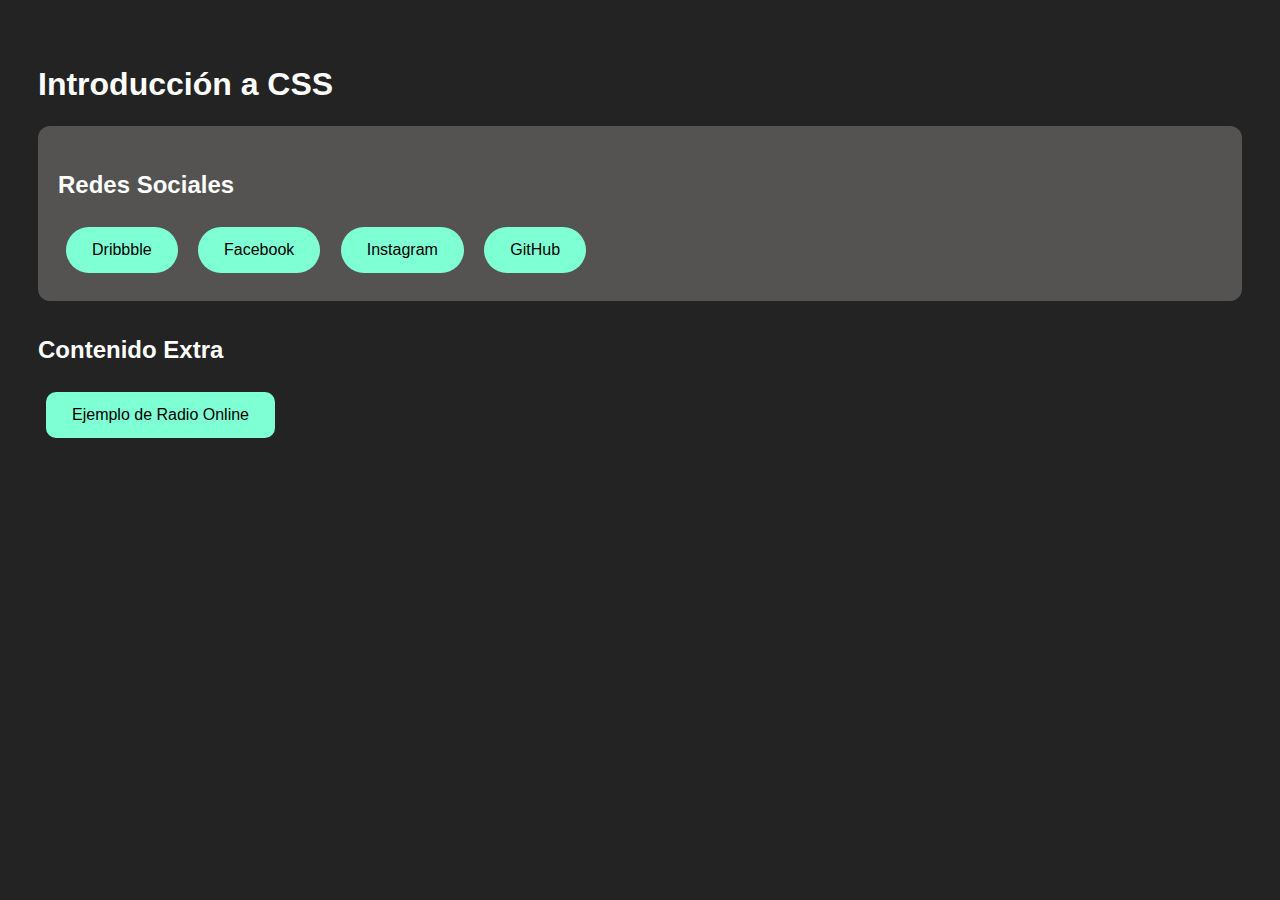
<file: 01-intro-css/index.html>
<!DOCTYPE html>
<html lang="en">
<head>
  <meta charset="UTF-8">
  <meta name="viewport" content="width=device-width, initial-scale=1.0">
  <title>01 - Introducción a CSS</title>
  <link rel="stylesheet" href="./style.css">
  <link rel="icon" href="./assets/buscar.png">
</head>

<body>
  <header>
    <h1>Introducción a CSS</h1>
  </header>

  <main>
    <section id="social-icons">
      <h2>Redes Sociales</h2>
      <button class="btn">Dribbble</button>
      <button class="btn">Facebook</button>
      <button class="btn">Instagram</button>
      <button class="btn">GitHub</button>
    </section>

    <section id="extra">
      <h2>Contenido Extra</h2>
      <button class="btn">Ejemplo de Radio Online</button>
    </section>
  </main>
</body>
</html>
</file>
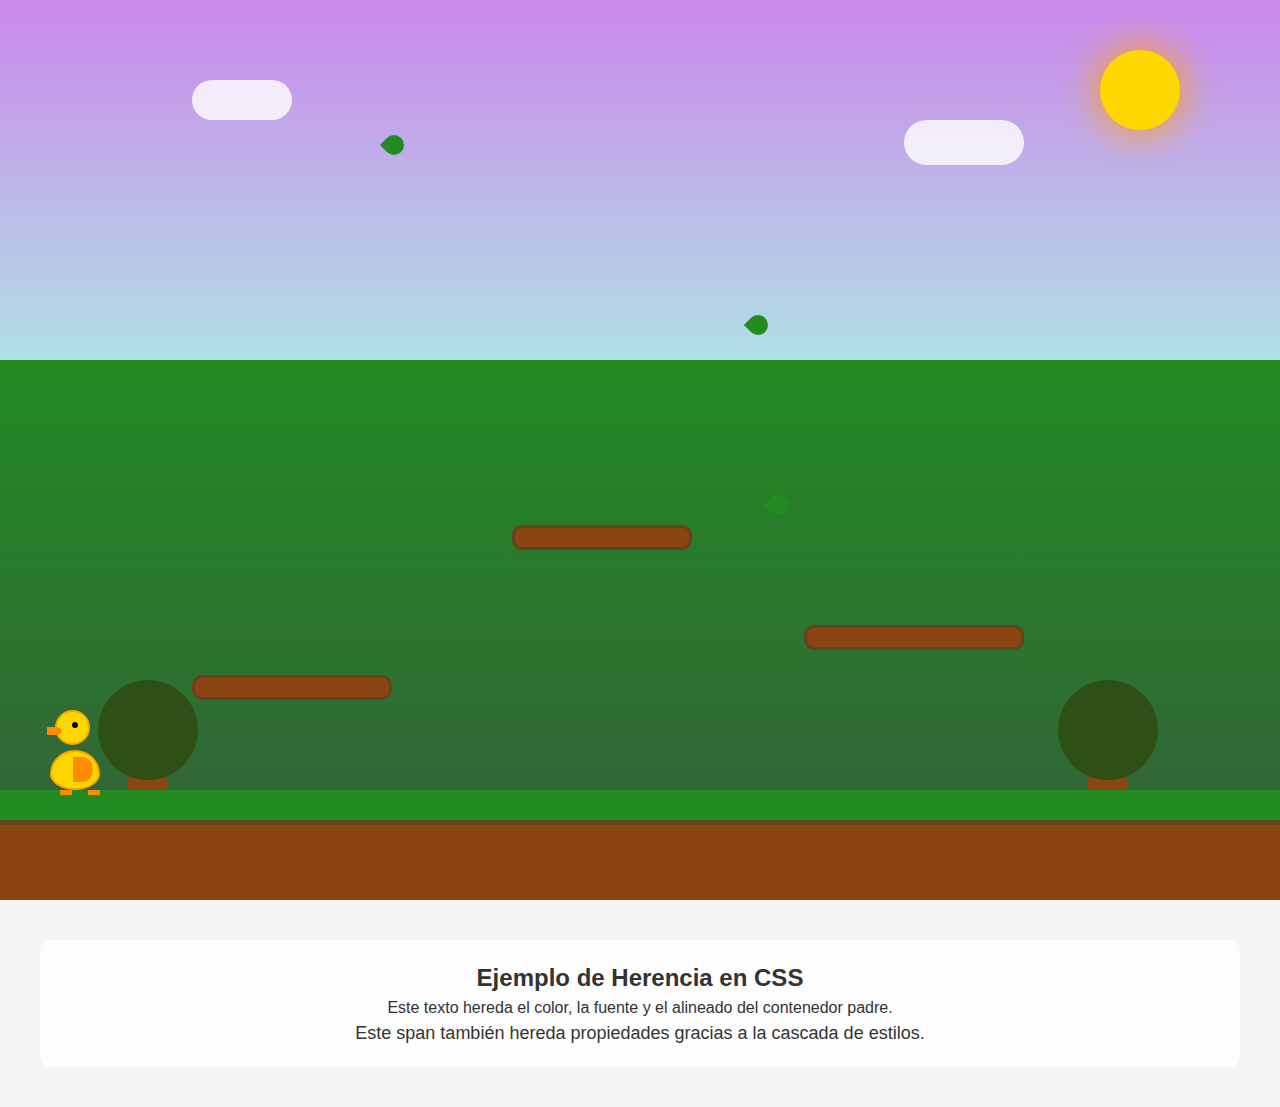
<file: 03-herencia-css/index.html>
<!DOCTYPE html>
<html lang="en">
<head>
    <meta charset="UTF-8">
    <meta name="viewport" content="width=device-width, initial-scale=1.0">
    <title>Escenario Animado</title>
    <link rel="stylesheet" href="style.css">
</head>
<body>

<div class="escenario">
    <div class="cielo">
        <div class="sol"></div>
        <div class="nube nube1"></div>
        <div class="nube nube2"></div>
    </div>

    <div class="bosque-fondo">
        <div class="arbol arbol1">
            <div class="tronco"></div>
            <div class="copa"></div>
        </div>
        <div class="arbol arbol2">
            <div class="tronco"></div>
            <div class="copa"></div>
        </div>
    </div>

    <div class="hoja hoja1"></div>
    <div class="hoja hoja2"></div>
    <div class="hoja hoja3"></div>

    <div class="plataforma plataforma1"></div>
    <div class="plataforma plataforma2"></div>
    <div class="plataforma plataforma3"></div>

    <div class="pasto"></div>
    <div class="suelo"></div>

    <div class="pato">
        <div class="cabeza-pato">
            <div class="pico-pato"></div>
            <div class="ojo-pato"></div>
        </div>
        <div class="cuerpo-pato">
            <div class="ala-pato"></div>
        </div>
        <div class="pata-pato pata-izquierda"></div>
        <div class="pata-pato pata-derecha"></div>
    </div>
</div>

<!-- Sección de HERENCIA CSS -->
<section class="herencia">
    <h2>Ejemplo de Herencia en CSS</h2>
    <p>Este texto hereda el color, la fuente y el alineado del contenedor padre.</p>
    <span>Este span también hereda propiedades gracias a la cascada de estilos.</span>
</section>

</body>
</html>
</file>
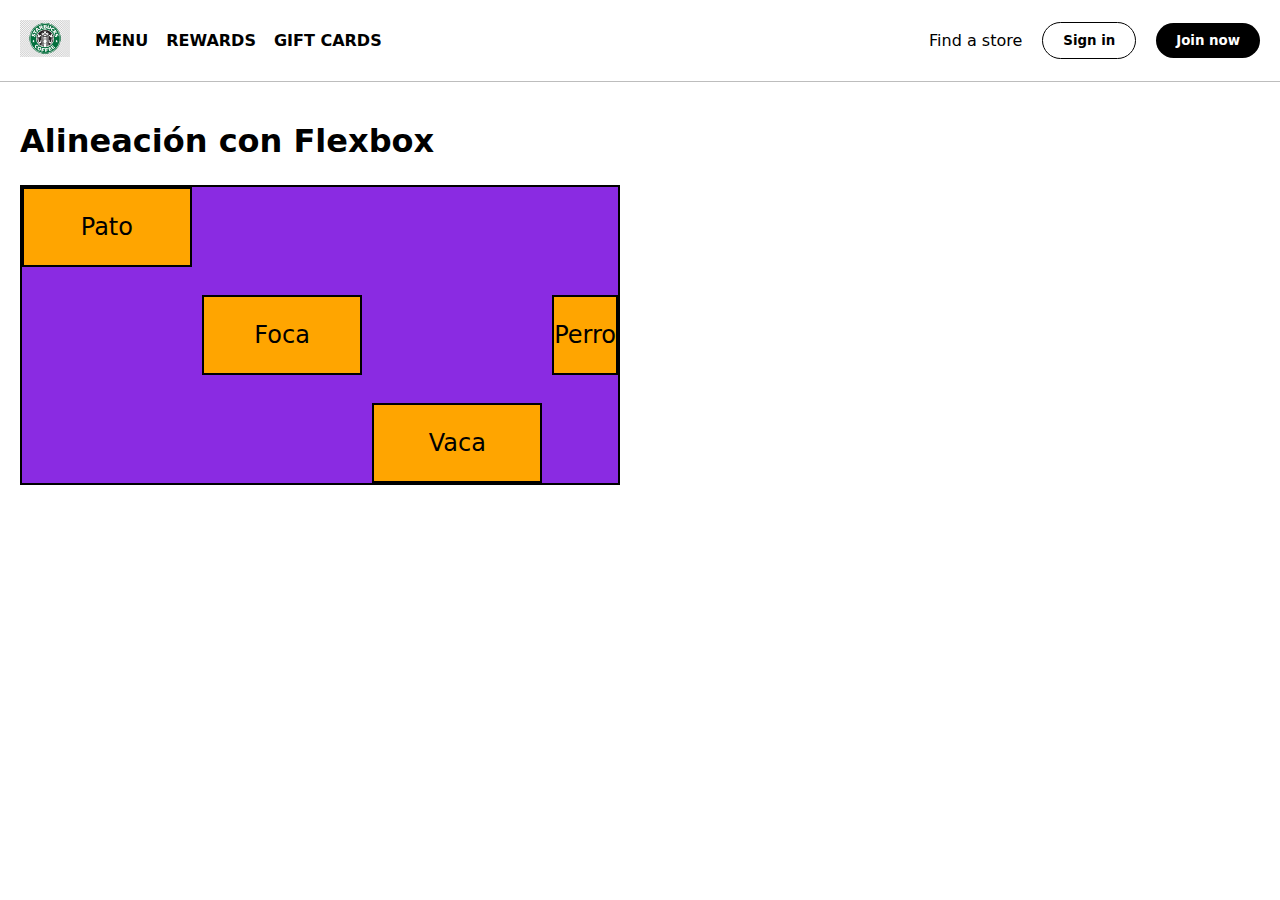
<file: 05-alineacion-con-flexbox/index.html>
<!DOCTYPE html>
<html lang="es">
<head>
  <meta charset="UTF-8">
  <meta name="viewport" content="width=device-width, initial-scale=1.0">
  <title>Clon de pagina de Starbucks | Flexbox Alineación</title>
  <link rel="stylesheet" href="style.css">
</head>

<body>

  <header class="main-header">
    <div class="container">

      <div class="header-left">
        <div class="logo">
          <img src="assets/logo.jpg">
        </div>

        <nav>
          <a href="#">Menu</a>
          <a href="#">Rewards</a>
          <a href="#">Gift Cards</a>
        </nav>
      </div>

      <div class="header-right">
        <div class="location">
          <a href="#">Find a store</a>
        </div>
        <button class="btn-iniciar">Sign in</button>
        <button class="btn-registro">Join now</button>
      </div>

    </div>
  </header>

  <main class="layout">

    <!-- Práctica Alineación con Flexbox -->
    <section>
      <h1 class="section-title">Alineación con Flexbox</h1>

      <div class="contenedor-flexible">
        <div class="boxy pato">Pato</div>
        <div class="boxy foca">Foca</div>
        <div class="boxy vaca">Vaca</div>
        <div class="boxy perro">Perro</div>
      </div>
    </section>

  </main>

</body>
</html>
</file>
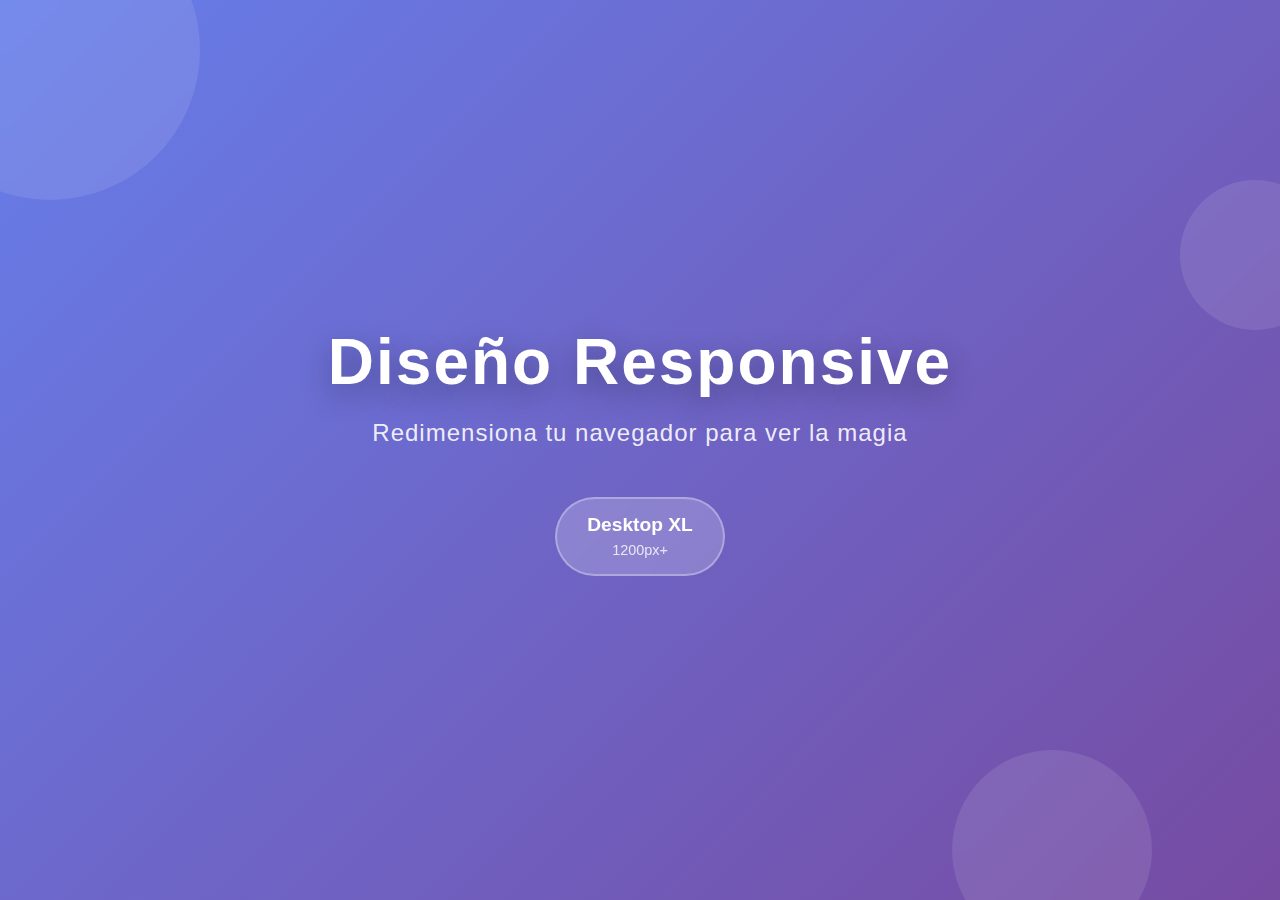
<file: 07-diseño-responsivo/index.html>
<!DOCTYPE html>
<html lang="es">
  <head>
    <meta charset="UTF-8" />
    <meta name="viewport" content="width=device-width, initial-scale=1.0" />
    <title>Responsive Design Showcase</title>
    <link rel="stylesheet" href="style.css" />
  </head>
  <body>
    <div class="box">
      <div class="content">
        <h1>Diseño Responsive</h1>
        <p class="subtitle">Redimensiona tu navegador para ver la magia</p>
        <div class="indicator">
          <span class="breakpoint">Desktop XL</span>
          <span class="resolution">1200px+</span>
        </div>
      </div>
      <div class="decoration-circle circle-1"></div>
      <div class="decoration-circle circle-2"></div>
      <div class="decoration-circle circle-3"></div>
    </div>
  </body>
</html>
</file>
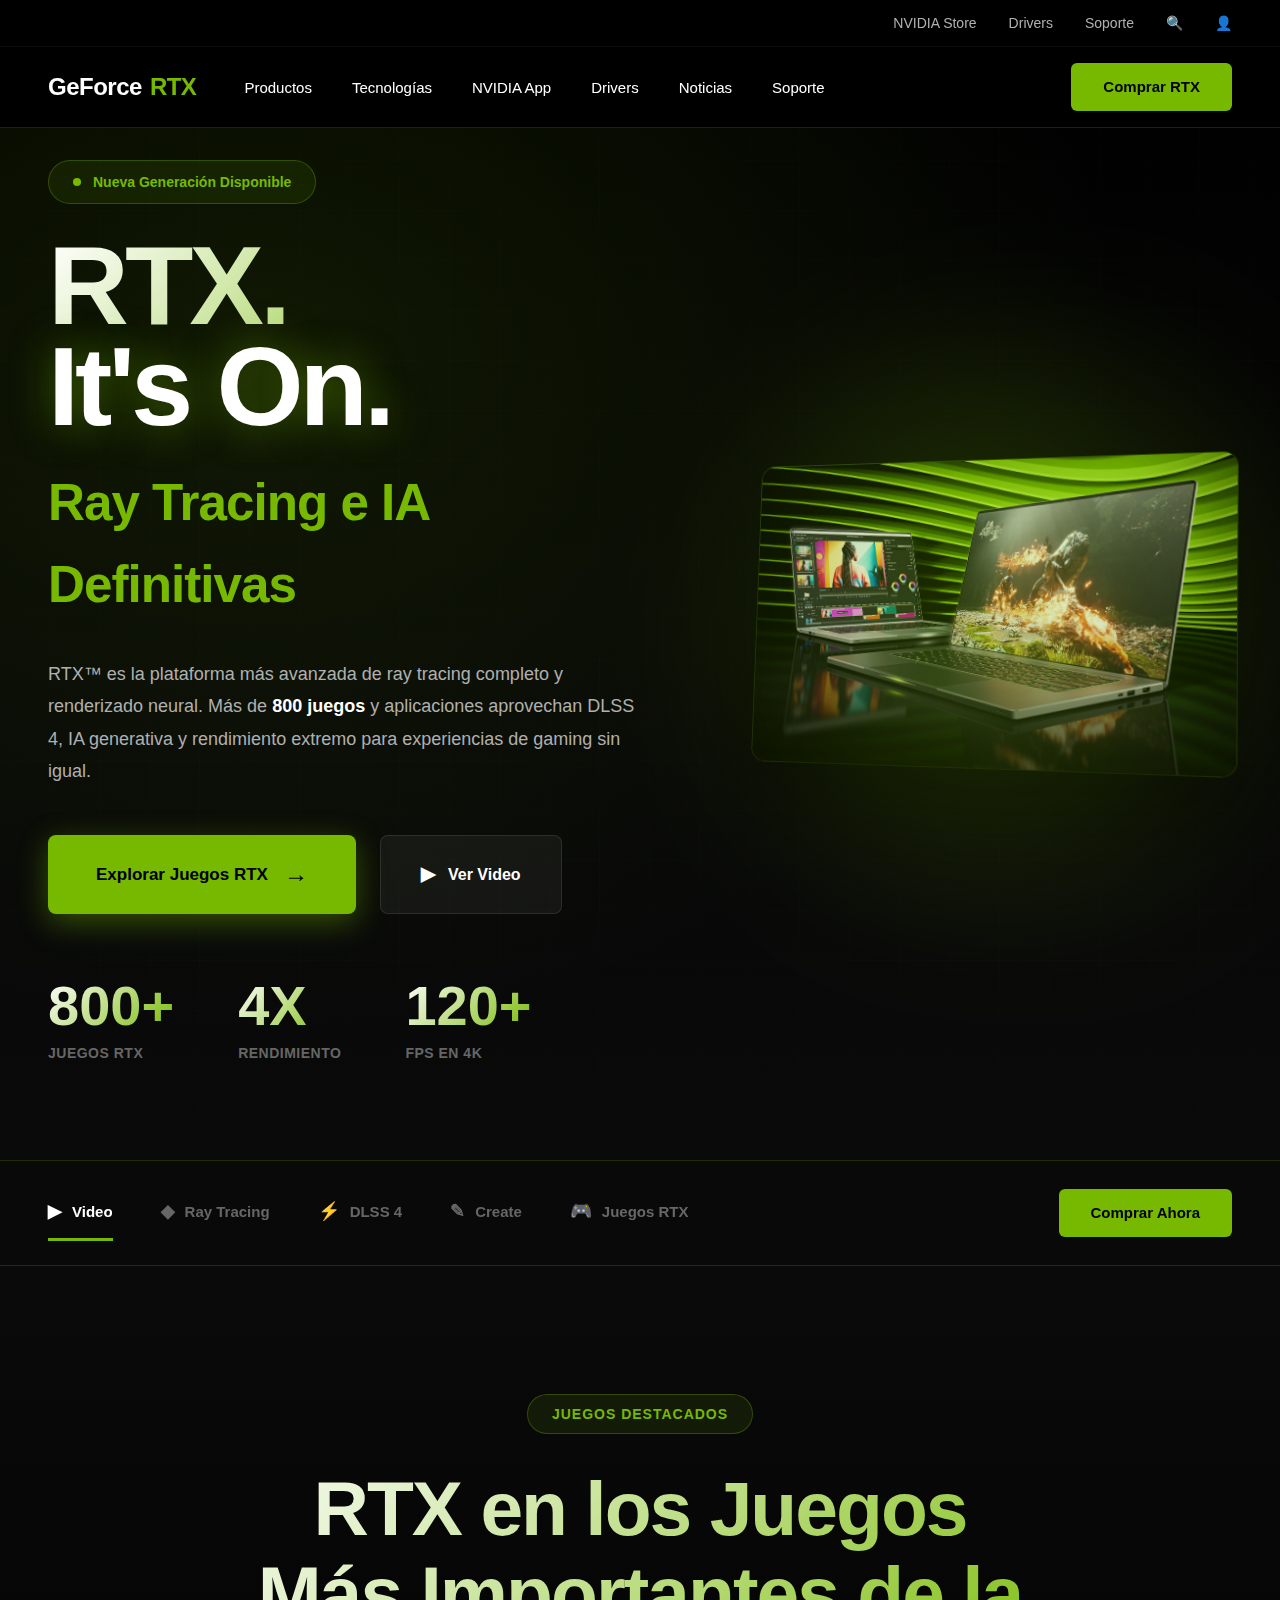
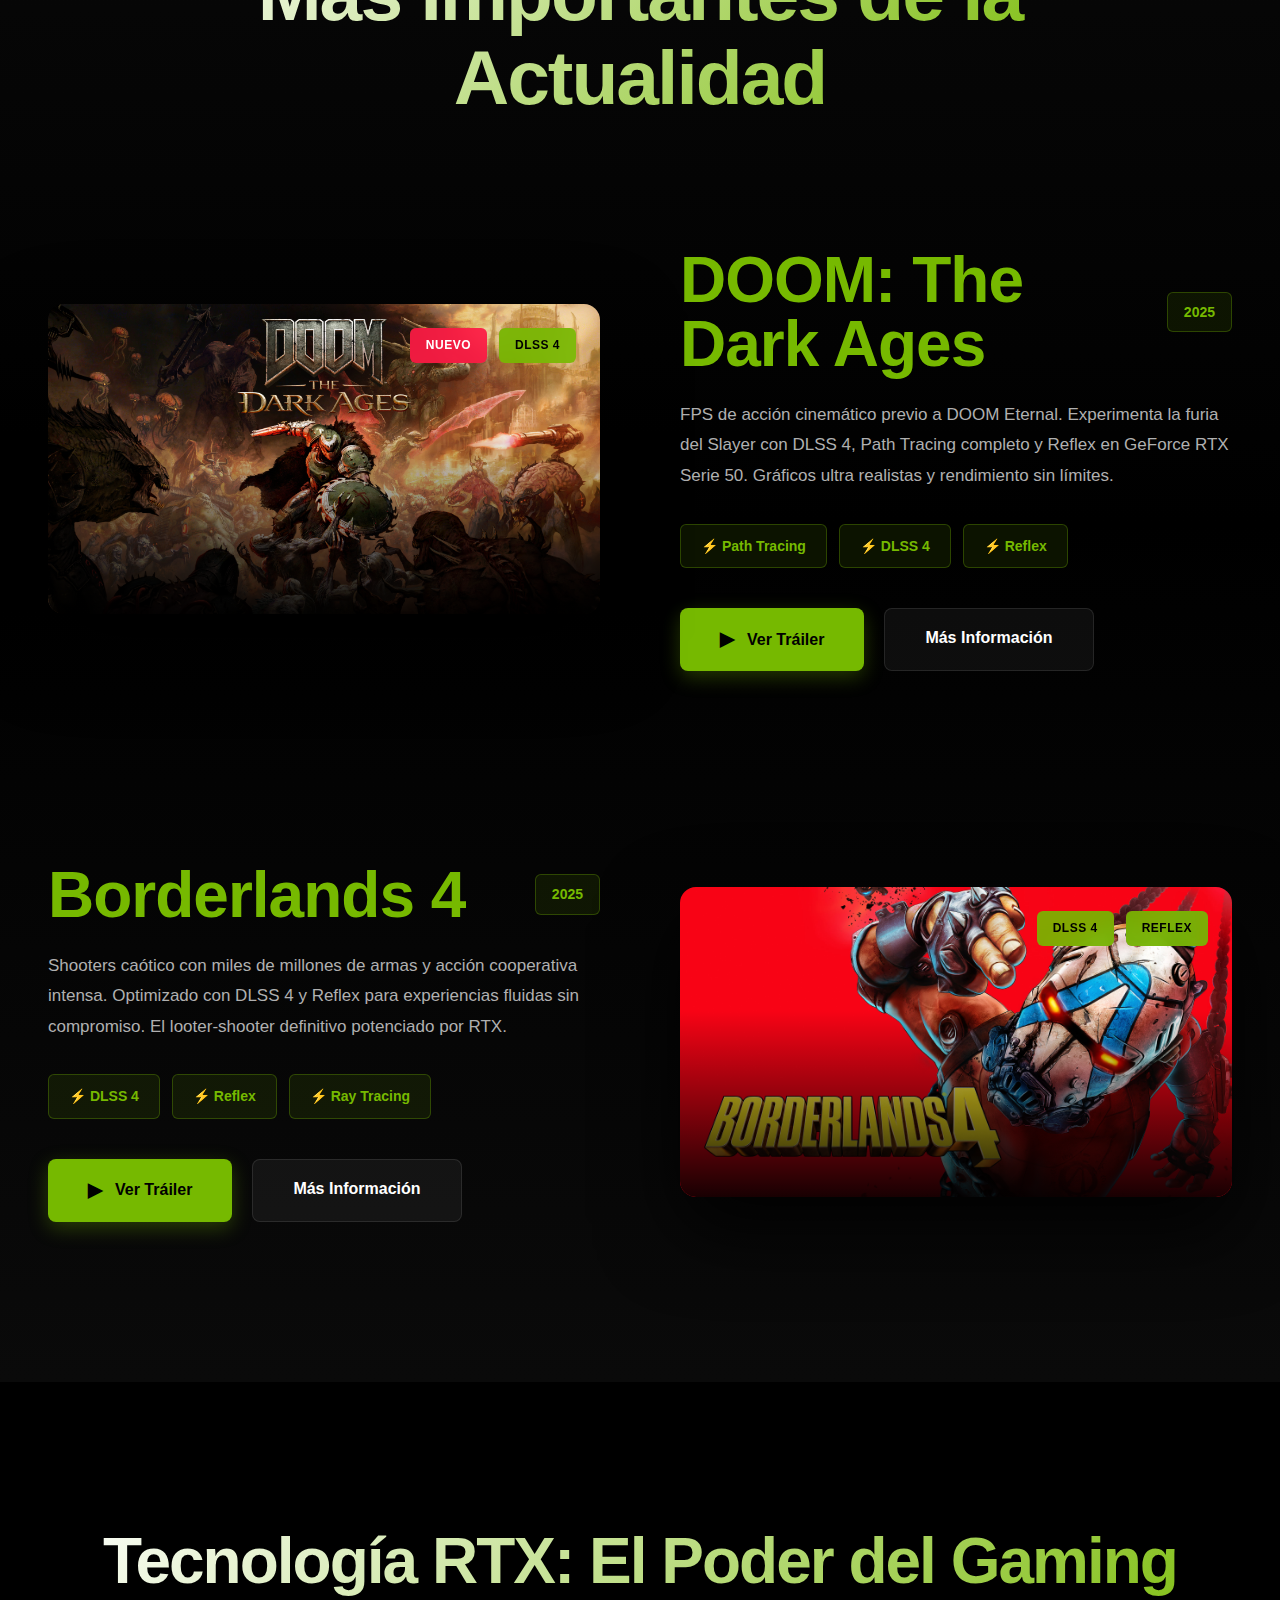
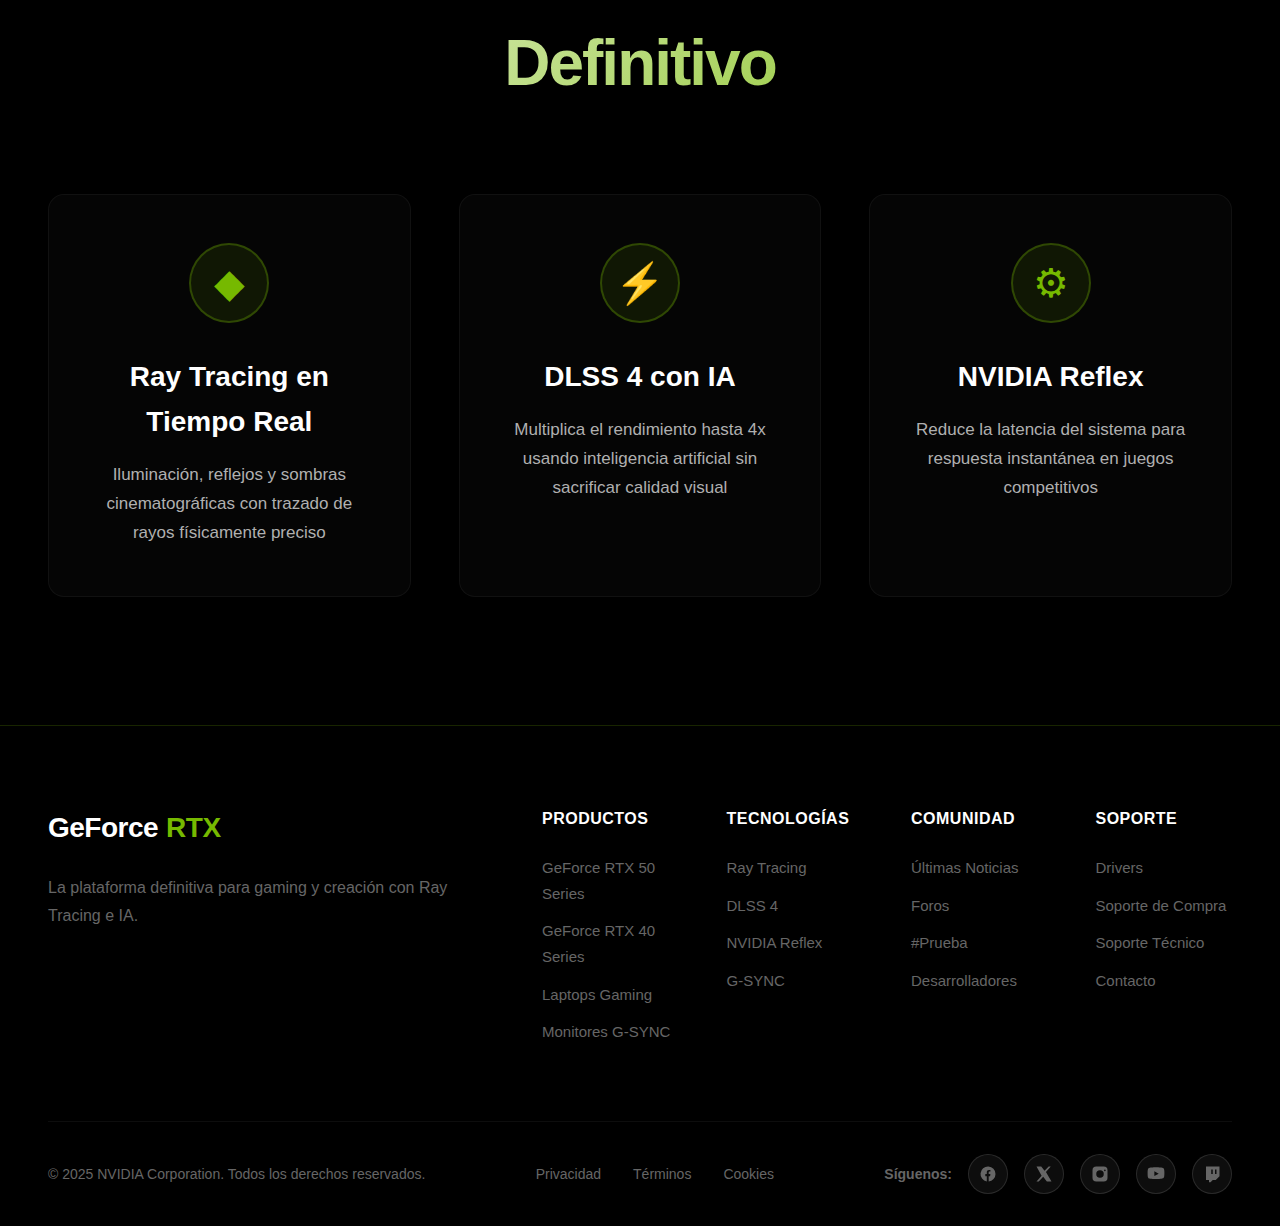
<file: 08-proyecto-final/index.html>
<!DOCTYPE html>
<html lang="es">
  <head>
    <meta charset="UTF-8" />
    <meta name="viewport" content="width=device-width, initial-scale=1.0" />
    <title>GeForce RTX | Domina el Gaming con Ray Tracing e IA</title>
    <meta
      name="description"
      content="GeForce RTX: La plataforma definitiva para gamers. Ray Tracing, DLSS 4 e IA avanzada."
    />
    <link rel="icon" href="assets/logo nvidia.png">
    <link rel="stylesheet" href="styles.css" />
  </head>
  <body>
    <!-- Header -->
    <header class="header">
      <div class="header-top">
        <nav class="top-nav">
          <a href="#">NVIDIA Store</a>
          <a href="#">Drivers</a>
          <a href="#">Soporte</a>
          <a href="#" class="search-icon">🔍</a>
          <a href="#" class="user-icon">👤</a>
        </nav>
      </div>

      <nav class="main-nav">
        <div class="logo">
          <span class="logo-geforce">GeForce</span>
          <span class="logo-rtx">RTX</span>
        </div>

        <ul class="nav-menu">
          <li><a href="#">Productos</a></li>
          <li><a href="#">Tecnologías</a></li>
          <li><a href="#">NVIDIA App</a></li>
          <li><a href="#">Drivers</a></li>
          <li><a href="#">Noticias</a></li>
          <li><a href="#">Soporte</a></li>
        </ul>

        <a href="#" class="btn-buy">Comprar RTX</a>
      </nav>
    </header>

    <!-- Hero Section -->
    <section class="hero">
      <div class="hero-bg"></div>
      <div class="hero-grid-lines"></div>

      <div class="hero-container">
        <div class="hero-content">
          <div class="hero-badge">
            <span class="badge-pulse"></span>
            Nueva Generación Disponible
          </div>

          <h1 class="hero-title">
            <span class="title-line-1">RTX.</span>
            <span class="title-line-2">It's On.</span>
          </h1>

          <h2 class="hero-subtitle">Ray Tracing e IA Definitivas</h2>

          <p class="hero-description">
            RTX™ es la plataforma más avanzada de ray tracing completo y
            renderizado neural. Más de <strong>800 juegos</strong> y
            aplicaciones aprovechan DLSS 4, IA generativa y rendimiento extremo
            para experiencias de gaming sin igual.
          </p>

          <div class="hero-cta">
            <a href="#games" class="btn-primary">
              <span>Explorar Juegos RTX</span>
              <span class="btn-arrow">→</span>
            </a>
            <a href="#" class="btn-secondary">
              <span class="play-icon">▶</span>
              Ver Video
            </a>
          </div>

          <div class="hero-stats">
            <div class="stat-item">
              <div class="stat-number">800+</div>
              <div class="stat-label">Juegos RTX</div>
            </div>
            <div class="stat-item">
              <div class="stat-number">4X</div>
              <div class="stat-label">Rendimiento</div>
            </div>
            <div class="stat-item">
              <div class="stat-number">120+</div>
              <div class="stat-label">FPS en 4K</div>
            </div>
          </div>
        </div>

        <div class="hero-visual">
          <div class="laptop-showcase">
            <div class="laptop-screen"></div>
            <div class="laptop-glow"></div>
          </div>
        </div>
      </div>
    </section>

    <!-- Tech Tabs -->
    <section class="tech-tabs">
      <nav class="tabs-nav">
        <a href="#video" class="tab active">
          <span class="tab-icon">▶</span>
          Video
        </a>
        <a href="#raytracing" class="tab">
          <span class="tab-icon">◆</span>
          Ray Tracing
        </a>
        <a href="#dlss" class="tab">
          <span class="tab-icon">⚡</span>
          DLSS 4
        </a>
        <a href="#create" class="tab">
          <span class="tab-icon">✎</span>
          Create
        </a>
        <a href="#games" class="tab">
          <span class="tab-icon">🎮</span>
          Juegos RTX
        </a>
      </nav>
      <a href="#" class="btn-cta-small">Comprar Ahora</a>
    </section>

    <!-- Games Section -->
    <section class="games-section" id="games">
      <div class="section-header">
        <span class="section-label">Juegos Destacados</span>
        <h2 class="section-title">
          RTX en los Juegos<br />
          Más Importantes de la Actualidad
        </h2>
      </div>

      <div class="games-container">
        <!-- Game 1: DOOM -->
        <article class="game-card">
          <div class="game-visual">
            <div class="game-image doom-bg">
              <div class="game-overlay"></div>
              <div class="game-badge">
                <span class="badge-new">Nuevo</span>
                <span class="badge-tech">DLSS 4</span>
              </div>
            </div>
          </div>

          <div class="game-info">
            <div class="game-header">
              <h3>DOOM: The Dark Ages</h3>
              <span class="game-year">2025</span>
            </div>

            <p class="game-description">
              FPS de acción cinemático previo a DOOM Eternal. Experimenta la
              furia del Slayer con DLSS 4, Path Tracing completo y Reflex en
              GeForce RTX Serie 50. Gráficos ultra realistas y rendimiento sin
              límites.
            </p>

            <div class="game-tech-tags">
              <span class="tech-tag">⚡ Path Tracing</span>
              <span class="tech-tag">⚡ DLSS 4</span>
              <span class="tech-tag">⚡ Reflex</span>
            </div>

            <div class="game-actions">
              <a href="#" class="btn-game-primary">
                <span class="play-icon">▶</span>
                Ver Tráiler
              </a>
              <a href="#" class="btn-game-secondary">Más Información</a>
            </div>
          </div>
        </article>

        <!-- Game 2: Borderlands -->
        <article class="game-card reverse">
          <div class="game-visual">
            <div class="game-image borderlands-bg">
              <div class="game-overlay"></div>
              <div class="game-badge">
                <span class="badge-tech">DLSS 4</span>
                <span class="badge-tech">Reflex</span>
              </div>
            </div>
          </div>

          <div class="game-info">
            <div class="game-header">
              <h3>Borderlands 4</h3>
              <span class="game-year">2025</span>
            </div>

            <p class="game-description">
              Shooters caótico con miles de millones de armas y acción
              cooperativa intensa. Optimizado con DLSS 4 y Reflex para
              experiencias fluidas sin compromiso. El looter-shooter definitivo
              potenciado por RTX.
            </p>

            <div class="game-tech-tags">
              <span class="tech-tag">⚡ DLSS 4</span>
              <span class="tech-tag">⚡ Reflex</span>
              <span class="tech-tag">⚡ Ray Tracing</span>
            </div>

            <div class="game-actions">
              <a href="#" class="btn-game-primary">
                <span class="play-icon">▶</span>
                Ver Tráiler
              </a>
              <a href="#" class="btn-game-secondary">Más Información</a>
            </div>
          </div>
        </article>
      </div>
    </section>

    <!-- Tech Features -->
    <section class="tech-features">
      <h2 class="tech-features-title">
        Tecnología RTX: El Poder del Gaming Definitivo
      </h2>

      <div class="features-grid">
        <div class="feature-card">
          <div class="feature-icon">◆</div>
          <h3>Ray Tracing en Tiempo Real</h3>
          <p>
            Iluminación, reflejos y sombras cinematográficas con trazado de
            rayos físicamente preciso
          </p>
        </div>

        <div class="feature-card">
          <div class="feature-icon">⚡</div>
          <h3>DLSS 4 con IA</h3>
          <p>
            Multiplica el rendimiento hasta 4x usando inteligencia artificial
            sin sacrificar calidad visual
          </p>
        </div>

        <div class="feature-card">
          <div class="feature-icon">⚙</div>
          <h3>NVIDIA Reflex</h3>
          <p>
            Reduce la latencia del sistema para respuesta instantánea en juegos
            competitivos
          </p>
        </div>
      </div>
    </section>

    <!-- Footer -->
    <footer class="footer">
      <div class="footer-container">
        <div class="footer-main">
          <div class="footer-brand">
            <div class="footer-logo">
              <span class="logo-geforce">GeForce</span>
              <span class="logo-rtx">RTX</span>
            </div>
            <p>
              La plataforma definitiva para gaming y creación con Ray Tracing e
              IA.
            </p>
          </div>

          <div class="footer-columns">
            <div class="footer-column">
              <h4>Productos</h4>
              <ul>
                <li><a href="#">GeForce RTX 50 Series</a></li>
                <li><a href="#">GeForce RTX 40 Series</a></li>
                <li><a href="#">Laptops Gaming</a></li>
                <li><a href="#">Monitores G-SYNC</a></li>
              </ul>
            </div>

            <div class="footer-column">
              <h4>Tecnologías</h4>
              <ul>
                <li><a href="#">Ray Tracing</a></li>
                <li><a href="#">DLSS 4</a></li>
                <li><a href="#">NVIDIA Reflex</a></li>
                <li><a href="#">G-SYNC</a></li>
              </ul>
            </div>

            <div class="footer-column">
              <h4>Comunidad</h4>
              <ul>
                <li><a href="#">Últimas Noticias</a></li>
                <li><a href="#">Foros</a></li>
                <li><a href="#">#Prueba</a></li>
                <li><a href="#">Desarrolladores</a></li>
              </ul>
            </div>

            <div class="footer-column">
              <h4>Soporte</h4>
              <ul>
                <li><a href="#">Drivers</a></li>
                <li><a href="#">Soporte de Compra</a></li>
                <li><a href="#">Soporte Técnico</a></li>
                <li><a href="#">Contacto</a></li>
              </ul>
            </div>
          </div>
        </div>

        <div class="footer-bottom">
          <p>&copy; 2025 NVIDIA Corporation. Todos los derechos reservados.</p>

          <div class="footer-legal">
            <a href="#">Privacidad</a>
            <a href="#">Términos</a>
            <a href="#">Cookies</a>
          </div>

          <div class="social-links">
            <span>Síguenos:</span>

            <a href="#" aria-label="Facebook" class="social-icon">
              <svg viewBox="0 0 24 24">
                <path
                  d="M22 12a10 10 0 1 0-11.6 9.9v-7h-2v-3h2v-2.3c0-2 1.2-3.1 3-3.1.9 0 1.8.1 1.8.1v2h-1c-1 0-1.3.6-1.3 1.2V12h2.3l-.4 3h-1.9v7A10 10 0 0 0 22 12z"
                />
              </svg>
            </a>

            <a href="#" aria-label="X" class="social-icon">
              <svg viewBox="0 0 24 24">
                <path
                  d="M18.2 2H21l-6.4 7.3L22 22h-6.2l-4.9-6.4L5 22H2l6.8-7.8L2 2h6.3l4.4 5.8L18.2 2z"
                />
              </svg>
            </a>

            <a href="#" aria-label="Instagram" class="social-icon">
              <svg viewBox="0 0 24 24">
                <path
                  d="M7 2h10a5 5 0 0 1 5 5v10a5 5 0 0 1-5 5H7a5 5 0 0 1-5-5V7a5 5 0 0 1 5-5zm5 5a5 5 0 1 0 0 10 5 5 0 0 0 0-10zm6.5-.9a1.1 1.1 0 1 0 0 2.2 1.1 1.1 0 0 0 0-2.2z"
                />
              </svg>
            </a>

            <a href="#" aria-label="YouTube" class="social-icon">
              <svg viewBox="0 0 24 24">
                <path
                  d="M23 7s-.2-1.6-.8-2.3c-.8-.9-1.6-.9-2-1C17.4 3 12 3 12 3h0s-5.4 0-8.2.7c-.4.1-1.2.1-2 1C1.2 5.4 1 7 1 7S.8 8.8.8 10.5v1c0 1.7.2 3.5.2 3.5s.2 1.6.8 2.3c.8.9 1.9.9 2.4 1 1.7.2 7.8.3 7.8.3s5.4 0 8.2-.7c.4-.1 1.2-.1 2-1 .6-.7.8-2.3.8-2.3s.2-1.8.2-3.5v-1C23.2 8.8 23 7 23 7zM9.8 14.6V8.4l5.8 3.1-5.8 3.1z"
                />
              </svg>
            </a>

            <a href="#" aria-label="Twitch" class="social-icon">
              <svg viewBox="0 0 24 24">
                <path
                  d="M4 2h18v13l-5 5h-4l-3 3h-2v-3H4V2zm14 10V6h-2v6h2zm-5 0V6h-2v6h2z"
                />
              </svg>
            </a>
          </div>
        </div>
      </div>
    </footer>
  </body>
</html>
</file>
<file: 01-intro-css/style.css>
---------------------------- */
* {
  margin: 0;
  padding: 0;
  box-sizing: border-box;
}

/* ----------------------------- */
/*  Estilos globales             */
/* ----------------------------- */
body {
  background-color: #232323;
  color: #fff;
  font-family: Arial, Helvetica, sans-serif;
  padding: 30px;
  line-height: 1.6;
}

/* ----------------------------- */
/*  Títulos                      */
/* ----------------------------- */
h1, h2 {
  margin-bottom: 15px;
  font-weight: 600;
}

/* ----------------------------- */
/*  Botones (Selector de clase)  */
/* ----------------------------- */
.btn {
  background-color: aquamarine;
  padding: 14px 26px;
  border: none;
  border-radius: 10px;
  cursor: pointer;
  margin: 8px;
  font-size: 1rem;
  transition: background-color 0.25s ease, transform 0.2s ease;
}

/* Pseudoclase hover */
.btn:hover {
  background-color: rgb(124, 76, 169);
  color: #fff;
  transform: scale(1.05);
}

/* ----------------------------- */
/*  Social Icons (Selector ID)   */
/* ----------------------------- */
#social-icons {
  background-color: rgba(116, 115, 114, 0.6);
  padding: 20px;
  border-radius: 12px;
  margin-bottom: 30px;
}

/* Selector avanzado */
#social-icons .btn {
  border-radius: 50px;
}


/*Juego CSS: https://flukeout.github.io/ */
</file>
<file: 03-herencia-css/style.css>
/* ============================
   VARIABLES GLOBALES (HEREDABLES)
============================ */
:root {
    --color-texto: #222;
    --fuente-general: Arial, sans-serif;
    --color-sol: #FFD700;
    --color-madera: #8B4513;
    --color-pasto: #228B22;
}

/* ============================
   RESET BÁSICO
============================ */
* {
    margin: 0;
    padding: 0;
    box-sizing: border-box;
}

/* ============================
   HERENCIA GLOBAL
============================ */
body {
    overflow: hidden;
    font-family: var(--fuente-general);
    color: var(--color-texto);     /* Se hereda automáticamente */
    line-height: 1.5;              /* También se hereda */
    background: #f5f5f5;
}

/* ============================
   ESCENARIO
============================ */
.escenario {
    position: relative;
    width: 100vw;
    height: 100vh;
    background: linear-gradient(to bottom, #87CEEB, #98D8C8, #6B8E23);
    overflow: hidden;
}

/* CIELO */
.cielo {
    position: absolute;
    top: 0;
    width: 100%;
    height: 40%;
    background: linear-gradient(to bottom, #cb87eb, #B0E0E6);
}

.sol {
    position: absolute;
    top: 50px;
    right: 100px;
    width: 80px;
    height: 80px;
    background: var(--color-sol);
    border-radius: 50%;
    box-shadow: 0 0 40px #FFA500;
}

.nube {
    position: absolute;
    background: white;
    border-radius: 100px;
    opacity: 0.8;
}

.nube1 { top: 80px; left: 15%; width: 100px; height: 40px; }
.nube2 { top: 120px; right: 20%; width: 120px; height: 45px; }

/* BOSQUE */
.bosque-fondo {
    position: absolute;
    bottom: 0;
    width: 100%;
    height: 60%;
    background: linear-gradient(to bottom, #228B22, #355E3B);
}

.arbol {
    position: absolute;
    bottom: 0;
}

.tronco {
    position: absolute;
    bottom: 0;
    width: 40px;
    height: 150px;
    background: var(--color-madera);
    border-radius: 5px;
}

.copa {
    position: absolute;
    bottom: 120px;
    left: -30px;
    width: 100px;
    height: 100px;
    background: #2D5016;
    border-radius: 50%;
}

.arbol1 { left: 10%; }
.arbol2 { right: 15%; }

/* SUELO */
.suelo {
    position: absolute;
    bottom: 0;
    width: 100%;
    height: 80px;
    background: var(--color-madera);
    border-top: 5px solid #654321;
}

.pasto {
    position: absolute;
    bottom: 80px;
    width: 100%;
    height: 30px;
    background: var(--color-pasto);
}

/* PLATAFORMAS */
.plataforma {
    position: absolute;
    background: var(--color-madera);
    border: 3px solid #654321;
    border-radius: 10px;
}

.plataforma1 { bottom: 200px; left: 15%; width: 200px; height: 25px; }
.plataforma2 { bottom: 350px; left: 40%; width: 180px; height: 25px; }
.plataforma3 { bottom: 250px; right: 20%; width: 220px; height: 25px; }

/* PATO */
.pato {
    position: absolute;
    bottom: 110px;
    left: 50px;
    width: 60px;
    height: 60px;
}

.cuerpo-pato,
.cabeza-pato {
    background: var(--color-sol);
    border: 2px solid #FFA500;
}

.cuerpo-pato {
    position: absolute;
    bottom: 0;
    width: 50px;
    height: 40px;
    border-radius: 50% / 60% 60% 40% 40%;
}

.cabeza-pato {
    position: absolute;
    top: -20px;
    left: 5px;
    width: 35px;
    height: 35px;
    border-radius: 50%;
}

.pico-pato,
.pata-pato,
.ala-pato {
    background: #FF8C00;
}

.ojo-pato {
    position: absolute;
    top: 10px;
    left: 15px;
    width: 6px;
    height: 6px;
    background: black;
    border-radius: 50%;
}

.pico-pato { position: absolute; top: 15px; left: -10px; width: 15px; height: 8px; border-radius: 0 50% 50% 0; }
.ala-pato { position: absolute; top: 5px; right: 5px; width: 20px; height: 25px; border-radius: 0 50% 50% 0; }

.pata-pato { position: absolute; width: 12px; height: 5px; bottom: -5px; }
.pata-izquierda { left: 10px; }
.pata-derecha { right: 10px; }

.hoja {
    position: absolute;
    width: 20px;
    height: 20px;
    background: var(--color-pasto);
    border-radius: 0 50% 50% 50%;
    transform: rotate(-45deg);
}

.hoja1 { top: 15%; left: 30%; }
.hoja2 { top: 35%; right: 40%; }
.hoja3 { top: 55%; left: 60%; }

/* ============================
   SECCIÓN DE HERENCIA CSS
============================ */
.herencia {
    margin: 40px;
    padding: 20px;
    background: #ffffffcc;
    border-radius: 10px;
    text-align: center;   /* LOS HIJOS LO HEREDAN */
    color: #333;          /* Los hijos lo heredan */
    font-family: inherit; /* Se fuerza la herencia */
}

.herencia span {
    background-color: inherit; /* Fuerza herencia */
    font-size: 18px;
}
</file>
<file: 07-diseño-responsivo/style.css>
* {
  margin: 0;
  padding: 0;
  box-sizing: border-box;
}

body {
  font-family: "Segoe UI", Tahoma, Geneva, Verdana, sans-serif;
  overflow: hidden;
}

/* ========== DESKTOP XL (Default) ========== */
.box {
  width: 100vw;
  height: 100vh;
  background: linear-gradient(135deg, #667eea 0%, #764ba2 100%);
  display: flex;
  justify-content: center;
  align-items: center;
  position: relative;
  transition: all 0.5s cubic-bezier(0.4, 0, 0.2, 1);
  overflow: hidden;
}

.content {
  text-align: center;
  z-index: 10;
  animation: fadeInScale 0.8s ease;
}

@keyframes fadeInScale {
  from {
    opacity: 0;
    transform: scale(0.9);
  }
  to {
    opacity: 1;
    transform: scale(1);
  }
}

.content h1 {
  font-size: 4rem;
  font-weight: 900;
  color: #ffffff;
  margin-bottom: 20px;
  text-shadow: 0 10px 30px rgba(0, 0, 0, 0.3);
  letter-spacing: 2px;
  animation: glow 2s ease-in-out infinite alternate;
}

@keyframes glow {
  from {
    text-shadow: 0 10px 30px rgba(0, 0, 0, 0.3),
      0 0 20px rgba(255, 255, 255, 0.3);
  }
  to {
    text-shadow: 0 10px 30px rgba(0, 0, 0, 0.3),
      0 0 40px rgba(255, 255, 255, 0.6);
  }
}

.subtitle {
  font-size: 1.5rem;
  color: rgba(255, 255, 255, 0.9);
  margin-bottom: 30px;
  font-weight: 300;
  letter-spacing: 1px;
}

.indicator {
  display: inline-block;
  background: rgba(255, 255, 255, 0.2);
  backdrop-filter: blur(10px);
  padding: 15px 30px;
  border-radius: 50px;
  border: 2px solid rgba(255, 255, 255, 0.3);
  margin-top: 20px;
}

.breakpoint {
  font-size: 1.2rem;
  font-weight: 700;
  color: #ffffff;
  display: block;
  margin-bottom: 5px;
}

.resolution {
  font-size: 0.9rem;
  color: rgba(255, 255, 255, 0.8);
  font-weight: 400;
}

/* Círculos decorativos */
.decoration-circle {
  position: absolute;
  border-radius: 50%;
  background: rgba(255, 255, 255, 0.1);
  backdrop-filter: blur(5px);
  animation: float-rotate 20s infinite ease-in-out;
}

.circle-1 {
  width: 300px;
  height: 300px;
  top: -100px;
  left: -100px;
  animation-delay: 0s;
}

.circle-2 {
  width: 200px;
  height: 200px;
  bottom: -50px;
  right: 10%;
  animation-delay: 5s;
}

.circle-3 {
  width: 150px;
  height: 150px;
  top: 20%;
  right: -50px;
  animation-delay: 10s;
}

@keyframes float-rotate {
  0%,
  100% {
    transform: translate(0, 0) rotate(0deg);
  }
  25% {
    transform: translate(30px, -30px) rotate(90deg);
  }
  50% {
    transform: translate(0, -60px) rotate(180deg);
  }
  75% {
    transform: translate(-30px, -30px) rotate(270deg);
  }
}

/* ========== TABLET (max-width: 1200px) ========== */
@media screen and (max-width: 1200px) {
  .box {
    background: linear-gradient(135deg, #a8ff78 0%, #78ffd6 100%);
    align-items: flex-start;
    padding-top: 100px;
  }

  .content h1 {
    font-size: 3.5rem;
    color: #2d5016;
    font-family: "Trebuchet MS", "Lucida Sans Unicode", sans-serif;
  }

  .subtitle {
    color: #3d6b1f;
  }

  .indicator {
    background: rgba(45, 80, 22, 0.2);
    border-color: rgba(45, 80, 22, 0.4);
  }

  .breakpoint {
    color: #2d5016;
  }

  .breakpoint::before {
    content: "📱 Tablet";
  }

  .resolution::before {
    content: "≤ 1200px";
  }

  .circle-1 {
    background: rgba(45, 80, 22, 0.15);
  }

  .circle-2 {
    background: rgba(45, 80, 22, 0.1);
  }

  .circle-3 {
    background: rgba(45, 80, 22, 0.12);
  }
}

/* ========== MOBILE (max-width: 768px) ========== */
@media screen and (max-width: 768px) {
  .box {
    background: linear-gradient(135deg, #00d2ff 0%, #3a7bd5 100%);
    align-items: flex-end;
    padding-bottom: 100px;
  }

  .content h1 {
    font-size: 2.8rem;
    color: #014d5c;
    font-family: "Arial Narrow", Arial, sans-serif;
  }

  .subtitle {
    color: #015c6e;
    font-size: 1.2rem;
  }

  .indicator {
    background: rgba(1, 77, 92, 0.2);
    border-color: rgba(1, 77, 92, 0.4);
    padding: 12px 25px;
  }

  .breakpoint {
    color: #014d5c;
    font-size: 1.1rem;
  }

  .breakpoint::before {
    content: "📱 Mobile";
  }

  .resolution {
    color: #015c6e;
  }

  .resolution::before {
    content: "≤ 768px";
  }

  .circle-1 {
    width: 200px;
    height: 200px;
    background: rgba(1, 77, 92, 0.15);
  }

  .circle-2 {
    width: 150px;
    height: 150px;
    background: rgba(1, 77, 92, 0.1);
  }

  .circle-3 {
    width: 100px;
    height: 100px;
    background: rgba(1, 77, 92, 0.12);
  }
}

/* ========== SMALL MOBILE (max-width: 576px) ========== */
@media screen and (max-width: 576px) {
  .box {
    background: linear-gradient(135deg, #f093fb 0%, #f5576c 100%);
    align-items: center;
    padding: 20px;
  }

  .content h1 {
    font-size: 2.2rem;
    color: #ffeaa7;
    font-family: Impact, Haettenschweiler, "Arial Narrow Bold", sans-serif;
    text-shadow: 0 5px 15px rgba(0, 0, 0, 0.5);
  }

  .subtitle {
    color: #fff7dc;
    font-size: 1rem;
  }

  .indicator {
    background: rgba(255, 234, 167, 0.2);
    border-color: rgba(255, 234, 167, 0.4);
    padding: 10px 20px;
  }

  .breakpoint {
    color: #ffeaa7;
    font-size: 1rem;
  }

  .breakpoint::before {
    content: "📱 Small";
  }

  .resolution {
    color: #fff7dc;
    font-size: 0.85rem;
  }

  .resolution::before {
    content: "≤ 576px";
  }

  .circle-1 {
    width: 150px;
    height: 150px;
    background: rgba(255, 234, 167, 0.15);
    top: 10%;
  }

  .circle-2 {
    width: 120px;
    height: 120px;
    background: rgba(255, 234, 167, 0.1);
  }

  .circle-3 {
    width: 80px;
    height: 80px;
    background: rgba(255, 234, 167, 0.12);
  }
}
</file>
<file: 05-alineacion-con-flexbox/style.css>
/* Reset */
* {
  margin: 0;
  padding: 0;
  box-sizing: border-box;
  font-family: system-ui, sans-serif;
}

/* =========================
   HEADER - CLON STARBUCKS
========================= */
.main-header {
  border-bottom: 1px solid #bdbdbd;
  padding: 20px 0;
}

.container {
  max-width: 1300px;
  margin: auto;
  padding: 0 20px;

  display: flex;
  justify-content: space-between; /* alineación horizontal */
  align-items: center;            /* alineación vertical */
}

.header-left {
  display: flex;
  align-items: center;
  gap: 25px;
}

.logo img {
  width: 50px;
}

nav {
  display: flex;
  gap: 18px;
}

nav a {
  text-transform: uppercase;
  text-decoration: none;
  font-weight: bold;
  color: #000;
  transition: color 0.3s ease;
}

nav a:hover {
  color: #00754a;
}

.header-right {
  display: flex;
  align-items: center;
  gap: 20px;
}

.location a {
  text-decoration: none;
  color: #000;
}

.location a:hover {
  color: #00754a;
}

.btn-registro {
  padding: 10px 20px;
  border-radius: 25px;
  border: none;
  background-color: #000;
  color: #fff;
  font-weight: bold;
  cursor: pointer;
}

.btn-iniciar {
  padding: 10px 20px;
  border-radius: 25px;
  border: 1px solid #000;
  background-color: #fff;
  font-weight: bold;
  cursor: pointer;
}

/* =========================
   FLEXBOX - ALINEACIÓN
========================= */
.layout {
  padding: 40px 20px;
}

.section-title {
  margin-bottom: 25px;
}

.contenedor-flexible {
  display: flex;

  justify-content: space-between; /* alineación eje principal */
  align-items: center;            /* alineación eje cruzado */
  align-content: center;
  gap: 10px;

  width: 100%;
  max-width: 600px;
  height: 300px;

  background-color: blueviolet;
  border: 2px solid black;
}

.boxy {
  display: flex;
  justify-content: center;
  align-items: center;

  height: 80px;
  background-color: orange;
  border: 2px solid black;
  font-size: 1.5rem;
  color: black;
}

/* Alineación individual */
.pato {
  width: 30%;
  align-self: flex-start; /* sobrescribe alineación del contenedor */
}

.foca {
  width: 30%;
  align-self: center;
  flex-shrink: 2; /* ejemplo de contracción */
}

.vaca {
  width: 30%;
  align-self: flex-end;
}

.perro {
  flex-grow: 1; /* ejemplo de crecimiento */
}
</file>
<file: 08-proyecto-final/styles.css>
/* ===== RESET & VARIABLES ===== */
* {
  margin: 0;
  padding: 0;
  box-sizing: border-box;
}

:root {
  --green: #76b900;
  --green-light: #8acc00;
  --green-dark: #5a8f00;
  --dark: #000;
  --dark-gray: #0a0a0a;
  --dark-lighter: #1a1a1a;
  --text-white: #fff;
  --text-gray: #b0b0b0;
  --text-dark: #666;
  --max-width: 1600px;
}

html {
  scroll-behavior: smooth;
}

body {
  font-family: -apple-system, BlinkMacSystemFont, 'Segoe UI', Roboto, sans-serif;
  background: var(--dark);
  color: var(--text-white);
  line-height: 1.6;
  overflow-x: hidden;
}

/* ===== HEADER ===== */
.header {
  position: fixed;
  top: 0;
  width: 100%;
  z-index: 1000;
  background: rgba(0, 0, 0, 0.95);
  backdrop-filter: blur(20px);
  border-bottom: 1px solid rgba(118, 185, 0, 0.2);
}

.header-top {
  border-bottom: 1px solid rgba(255, 255, 255, 0.05);
}

.top-nav {
  display: flex;
  justify-content: flex-end;
  align-items: center;
  gap: 2rem;
  padding: 0.75rem 3rem;
  max-width: var(--max-width);
  margin: 0 auto;
}

.top-nav a {
  color: var(--text-gray);
  text-decoration: none;
  font-size: 0.875rem;
  font-weight: 500;
  transition: color 0.3s;
}

.top-nav a:hover {
  color: var(--green);
}

.main-nav {
  display: flex;
  align-items: center;
  justify-content: space-between;
  padding: 1rem 3rem;
  max-width: var(--max-width);
  margin: 0 auto;
  gap: 3rem;
}

.logo {
  display: flex;
  align-items: baseline;
  gap: 0.5rem;
  font-weight: 900;
  font-size: 1.5rem;
}

.logo-geforce {
  color: var(--text-white);
  letter-spacing: -0.5px;
}

.logo-rtx {
  color: var(--green);
  letter-spacing: -0.5px;
}

.nav-menu {
  display: flex;
  list-style: none;
  gap: 2.5rem;
  flex: 1;
}

.nav-menu a {
  color: var(--text-white);
  text-decoration: none;
  font-size: 0.9375rem;
  font-weight: 500;
  position: relative;
  transition: color 0.3s;
}

.nav-menu a::after {
  content: '';
  position: absolute;
  bottom: -8px;
  left: 0;
  width: 0;
  height: 2px;
  background: var(--green);
  transition: width 0.3s;
}

.nav-menu a:hover {
  color: var(--green);
}

.nav-menu a:hover::after {
  width: 100%;
}

.btn-buy {
  padding: 0.75rem 2rem;
  background: var(--green);
  color: var(--dark);
  text-decoration: none;
  font-weight: 700;
  font-size: 0.9375rem;
  border-radius: 6px;
  transition: all 0.3s;
  white-space: nowrap;
}

.btn-buy:hover {
  background: var(--green-light);
  transform: translateY(-2px);
  box-shadow: 0 8px 25px rgba(118, 185, 0, 0.4);
}

/* ===== HERO ===== */
.hero {
  position: relative;
  min-height: 100vh;
  display: flex;
  align-items: center;
  padding: 10rem 3rem 6rem;
  overflow: hidden;
  background: linear-gradient(to bottom, var(--dark), var(--dark-gray));
}

.hero-bg {
  position: absolute;
  inset: 0;
  background: radial-gradient(ellipse at 20% 30%, rgba(118, 185, 0, 0.15), transparent 60%);
  opacity: 0.8;
}

.hero-grid-lines {
  position: absolute;
  inset: 0;
  background-image: 
    repeating-linear-gradient(0deg, transparent, transparent 49px, rgba(118, 185, 0, 0.03) 49px, rgba(118, 185, 0, 0.03) 50px),
    repeating-linear-gradient(90deg, transparent, transparent 49px, rgba(118, 185, 0, 0.03) 49px, rgba(118, 185, 0, 0.03) 50px);
  opacity: 0.5;
  animation: grid-drift 20s linear infinite;
}

@keyframes grid-drift {
  0% { transform: translate(0, 0); }
  100% { transform: translate(50px, 50px); }
}

.hero-container {
  position: relative;
  z-index: 1;
  max-width: var(--max-width);
  margin: 0 auto;
  display: grid;
  grid-template-columns: 1.2fr 1fr;
  gap: 6rem;
  align-items: center;
}

.hero-badge {
  display: inline-flex;
  align-items: center;
  gap: 0.75rem;
  padding: 0.625rem 1.5rem;
  background: rgba(118, 185, 0, 0.1);
  border: 1px solid rgba(118, 185, 0, 0.3);
  border-radius: 50px;
  font-size: 0.875rem;
  font-weight: 600;
  color: var(--green);
  margin-bottom: 2rem;
}

.badge-pulse {
  width: 8px;
  height: 8px;
  background: var(--green);
  border-radius: 50%;
  animation: pulse 2s ease-in-out infinite;
}

@keyframes pulse {
  0%, 100% { opacity: 1; transform: scale(1); }
  50% { opacity: 0.5; transform: scale(1.2); }
}

.hero-title {
  font-size: clamp(4rem, 10vw, 7rem);
  font-weight: 900;
  line-height: 0.9;
  margin-bottom: 1.5rem;
  letter-spacing: -4px;
}

.title-line-1 {
  display: block;
  background: linear-gradient(135deg, var(--text-white), var(--green));
  -webkit-background-clip: text;
  -webkit-text-fill-color: transparent;
  animation: glow-text 3s ease-in-out infinite;
}

.title-line-2 {
  display: block;
  color: var(--text-white);
  text-shadow: 0 0 40px rgba(118, 185, 0, 0.5);
}

@keyframes glow-text {
  0%, 100% { filter: drop-shadow(0 0 20px rgba(118, 185, 0, 0.3)); }
  50% { filter: drop-shadow(0 0 40px rgba(118, 185, 0, 0.6)); }
}

.hero-subtitle {
  font-size: clamp(2rem, 4vw, 3.5rem);
  font-weight: 700;
  color: var(--green);
  margin-bottom: 2rem;
  letter-spacing: -1px;
}

.hero-description {
  font-size: 1.125rem;
  line-height: 1.8;
  color: var(--text-gray);
  max-width: 650px;
  margin-bottom: 3rem;
}

.hero-description strong {
  color: var(--text-white);
  font-weight: 600;
}

.hero-cta {
  display: flex;
  gap: 1.5rem;
  margin-bottom: 4rem;
  flex-wrap: wrap;
}

.btn-primary {
  display: inline-flex;
  align-items: center;
  gap: 1rem;
  padding: 1.25rem 3rem;
  background: var(--green);
  color: var(--dark);
  text-decoration: none;
  font-weight: 700;
  font-size: 1.0625rem;
  border-radius: 8px;
  transition: all 0.3s;
  box-shadow: 0 8px 30px rgba(118, 185, 0, 0.4);
}

.btn-primary:hover {
  background: var(--green-light);
  transform: translateY(-3px);
  box-shadow: 0 12px 40px rgba(118, 185, 0, 0.6);
}

.btn-arrow {
  font-size: 1.5rem;
  transition: transform 0.3s;
}

.btn-primary:hover .btn-arrow {
  transform: translateX(5px);
}

.btn-secondary {
  display: inline-flex;
  align-items: center;
  gap: 0.75rem;
  padding: 1.25rem 2.5rem;
  background: rgba(255, 255, 255, 0.05);
  color: var(--text-white);
  text-decoration: none;
  font-weight: 600;
  border-radius: 8px;
  border: 1px solid rgba(255, 255, 255, 0.1);
  transition: all 0.3s;
}

.btn-secondary:hover {
  background: rgba(255, 255, 255, 0.1);
  border-color: var(--green);
  transform: translateY(-3px);
}

.play-icon {
  font-size: 1.2rem;
}

.hero-stats {
  display: flex;
  gap: 4rem;
}

.stat-item {
  text-align: left;
}

.stat-number {
  font-size: 3.5rem;
  font-weight: 900;
  line-height: 1;
  background: linear-gradient(135deg, var(--text-white), var(--green));
  -webkit-background-clip: text;
  -webkit-text-fill-color: transparent;
  margin-bottom: 0.5rem;
}

.stat-label {
  font-size: 0.875rem;
  color: var(--text-dark);
  text-transform: uppercase;
  letter-spacing: 0.5px;
  font-weight: 600;
}

/* Hero Visual */
.hero-visual {
  position: relative;
  perspective: 1200px;
}

.laptop-showcase {
  position: relative;
  transform: rotateY(-15deg) rotateX(5deg);
  transition: transform 0.6s;
}

.hero-visual:hover .laptop-showcase {
  transform: rotateY(-10deg) rotateX(2deg) scale(1.02);
}

.laptop-screen {
  position: relative;
  width: 100%;
  aspect-ratio: 16 / 10;

  /* Imagen */
  background-image: url("assets/fondo.jpeg");
  background-repeat: no-repeat;
  background-size: cover;
  background-position: center 35%;

  /* Acabado visual */
  border-radius: 14px;
  overflow: hidden;

  box-shadow:
    0 35px 90px rgba(0, 0, 0, 0.85),
    0 0 0 1px rgba(118, 185, 0, 0.35),
    inset 0 -60px 120px rgba(0, 0, 0, 0.55),
    inset 0 0 140px rgba(118, 185, 0, 0.12);

  transition:
    transform 0.6s ease,
    box-shadow 0.6s ease;
}


.laptop-showcase:hover .laptop-screen {
  box-shadow: 
    0 40px 100px rgba(118, 185, 0, 0.4),
    0 0 0 1px rgba(118, 185, 0, 0.5),
    inset 0 0 150px rgba(118, 185, 0, 0.2);
}

.laptop-glow {
  position: absolute;
  inset: -50%;
  background: radial-gradient(circle, rgba(118, 185, 0, 0.3), transparent 60%);
  filter: blur(60px);
  animation: glow-pulse 4s ease-in-out infinite;
  pointer-events: none;
}

@keyframes glow-pulse {
  0%, 100% { opacity: 0.4; }
  50% { opacity: 0.7; }
}

/* ===== TECH TABS ===== */
.tech-tabs {
  position: sticky;
  z-index: 900;
  background: rgba(10, 10, 10, 0.95);
  backdrop-filter: blur(20px);
  border-top: 1px solid rgba(118, 185, 0, 0.2);
  border-bottom: 1px solid rgba(118, 185, 0, 0.2);
  padding: 1.5rem 3rem;
  display: flex;
  justify-content: space-between;
  align-items: center;
  gap: 2rem;
}

.tabs-nav {
  display: flex;
  gap: 3rem;
  flex-wrap: wrap;
}

.tab {
  display: flex;
  align-items: center;
  gap: 0.625rem;
  color: var(--text-dark);
  text-decoration: none;
  font-weight: 600;
  font-size: 0.9375rem;
  padding: 0.75rem 0;
  border-bottom: 3px solid transparent;
  transition: all 0.3s;
}

.tab:hover,
.tab.active {
  color: var(--text-white);
  border-bottom-color: var(--green);
}

.tab-icon {
  font-size: 1.125rem;
  transition: transform 0.3s;
}

.tab:hover .tab-icon {
  transform: scale(1.2);
}

.btn-cta-small {
  padding: 0.75rem 2rem;
  background: var(--green);
  color: var(--dark);
  text-decoration: none;
  font-weight: 700;
  font-size: 0.9375rem;
  border-radius: 6px;
  transition: all 0.3s;
  white-space: nowrap;
}

.btn-cta-small:hover {
  background: var(--green-light);
  transform: translateY(-2px);
  box-shadow: 0 6px 20px rgba(118, 185, 0, 0.4);
}

/* ===== GAMES SECTION ===== */
.games-section {
  padding: 8rem 3rem;
  background: linear-gradient(to bottom, var(--dark-gray), var(--dark), var(--dark-gray));
}

.section-header {
  text-align: center;
  max-width: 900px;
  margin: 0 auto 6rem;
}

.section-label {
  display: inline-block;
  padding: 0.5rem 1.5rem;
  background: rgba(118, 185, 0, 0.1);
  border: 1px solid rgba(118, 185, 0, 0.3);
  border-radius: 50px;
  font-size: 0.875rem;
  font-weight: 600;
  color: var(--green);
  text-transform: uppercase;
  letter-spacing: 1px;
  margin-bottom: 2rem;
}

.section-title {
  font-size: clamp(3rem, 6vw, 5rem);
  font-weight: 800;
  line-height: 1.1;
  background: linear-gradient(135deg, var(--text-white), var(--green));
  -webkit-background-clip: text;
  -webkit-text-fill-color: transparent;
  letter-spacing: -2px;
}

.games-container {
  max-width: var(--max-width);
  margin: 0 auto;
  display: flex;
  flex-direction: column;
  gap: 8rem;
}

.game-card {
  display: grid;
  grid-template-columns: 1fr 1fr;
  gap: 5rem;
  align-items: center;
}

.game-card.reverse {
  direction: rtl;
}

.game-card.reverse > * {
  direction: ltr;
}

.game-visual {
  position: relative;
}

.game-image {
  aspect-ratio: 16/9;
  border-radius: 16px;
  overflow: hidden;
  position: relative;
  box-shadow: 0 30px 80px rgba(0, 0, 0, 0.9);
  transition: all 0.5s;
}

.game-image:hover {
  transform: translateY(-10px);
  box-shadow: 0 40px 100px rgba(118, 185, 0, 0.4);
}

.doom-bg {
  background-image: url("assets/doom.jpg");
  background-repeat: no-repeat;
  background-size: cover;
  background-position: center;
}

.borderlands-bg {
  background: url("assets/borderlands-4-14saz.jpg");
  background-repeat: no-repeat;
  background-size: cover;
  background-position: 35%;
}

.game-overlay {
  position: absolute;
  inset: 0;
  background: linear-gradient(to top, rgba(0, 0, 0, 0.9), transparent 60%);
  transition: all 0.5s;
}

.game-image:hover .game-overlay {
  background: linear-gradient(to top, rgba(0, 0, 0, 0.7), transparent 50%);
}

.game-badge {
  position: absolute;
  top: 1.5rem;
  right: 1.5rem;
  display: flex;
  gap: 0.75rem;
  z-index: 2;
}

.badge-new,
.badge-tech {
  padding: 0.5rem 1rem;
  border-radius: 6px;
  font-size: 0.75rem;
  font-weight: 700;
  text-transform: uppercase;
  letter-spacing: 0.5px;
  backdrop-filter: blur(10px);
}

.badge-new {
  background: rgba(255, 23, 68, 0.9);
  color: white;
}

.badge-tech {
  background: rgba(118, 185, 0, 0.9);
  color: var(--dark);
}

.game-info {
  padding: 2rem 0;
}

.game-header {
  display: flex;
  justify-content: space-between;
  align-items: center;
  margin-bottom: 1.5rem;
  gap: 1rem;
}

.game-header h3 {
  font-size: clamp(2.5rem, 5vw, 4rem);
  font-weight: 800;
  color: var(--green);
  letter-spacing: -1px;
  line-height: 1;
}

.game-year {
  padding: 0.5rem 1rem;
  background: rgba(118, 185, 0, 0.1);
  border: 1px solid rgba(118, 185, 0, 0.3);
  border-radius: 6px;
  font-size: 0.875rem;
  font-weight: 600;
  color: var(--green);
}

.game-description {
  font-size: 1.0625rem;
  line-height: 1.8;
  color: var(--text-gray);
  margin-bottom: 2rem;
}

.game-tech-tags {
  display: flex;
  gap: 0.75rem;
  flex-wrap: wrap;
  margin-bottom: 2.5rem;
}

.tech-tag {
  padding: 0.625rem 1.25rem;
  background: rgba(118, 185, 0, 0.1);
  border: 1px solid rgba(118, 185, 0, 0.3);
  border-radius: 6px;
  font-size: 0.875rem;
  font-weight: 600;
  color: var(--green);
  transition: all 0.3s;
}

.tech-tag:hover {
  background: rgba(118, 185, 0, 0.2);
  border-color: var(--green);
}

.game-actions {
  display: flex;
  gap: 1.25rem;
  flex-wrap: wrap;
}

.btn-game-primary {
  display: inline-flex;
  align-items: center;
  gap: 0.75rem;
  padding: 1rem 2.5rem;
  background: var(--green);
  color: var(--dark);
  text-decoration: none;
  font-weight: 700;
  border-radius: 8px;
  transition: all 0.3s;
  box-shadow: 0 6px 20px rgba(118, 185, 0, 0.3);
}

.btn-game-primary:hover {
  background: var(--green-light);
  transform: translateY(-3px);
  box-shadow: 0 10px 30px rgba(118, 185, 0, 0.5);
}

.btn-game-secondary {
  padding: 1rem 2.5rem;
  background: rgba(255, 255, 255, 0.05);
  color: var(--text-white);
  text-decoration: none;
  font-weight: 600;
  border-radius: 8px;
  border: 1px solid rgba(255, 255, 255, 0.1);
  transition: all 0.3s;
}

.btn-game-secondary:hover {
  background: rgba(255, 255, 255, 0.1);
  border-color: var(--green);
  transform: translateY(-3px);
}

/* ===== TECH FEATURES ===== */
.tech-features {
  padding: 8rem 3rem;
  background: var(--dark);
}

.tech-features-title {
  text-align: center;
  font-size: clamp(2.5rem, 5vw, 4rem);
  font-weight: 800;
  margin-bottom: 5rem;
  background: linear-gradient(135deg, var(--text-white), var(--green));
  -webkit-background-clip: text;
  -webkit-text-fill-color: transparent;
  letter-spacing: -2px;
}

.features-grid {
  max-width: var(--max-width);
  margin: 0 auto;
  display: grid;
  grid-template-columns: repeat(auto-fit, minmax(300px, 1fr));
  gap: 3rem;
}

.feature-card {
  padding: 3rem 2.5rem;
  background: rgba(255, 255, 255, 0.02);
  border: 1px solid rgba(255, 255, 255, 0.05);
  border-radius: 16px;
  transition: all 0.4s;
  text-align: center;
}

.feature-card:hover {
  background: rgba(255, 255, 255, 0.05);
  border-color: var(--green);
  transform: translateY(-10px);
  box-shadow: 0 20px 60px rgba(118, 185, 0, 0.2);
}

.feature-icon {
  width: 80px;
  height: 80px;
  margin: 0 auto 2rem;
  display: flex;
  align-items: center;
  justify-content: center;
  font-size: 2.5rem;
  background: rgba(118, 185, 0, 0.1);
  border: 2px solid rgba(118, 185, 0, 0.3);
  border-radius: 50%;
  color: var(--green);
  transition: all 0.4s;
}

.feature-card:hover .feature-icon {
  background: rgba(118, 185, 0, 0.2);
  border-color: var(--green);
  transform: scale(1.1) rotate(360deg);
}

.feature-card h3 {
  font-size: 1.75rem;
  font-weight: 700;
  margin-bottom: 1rem;
  color: var(--text-white);
}

.feature-card p {
  font-size: 1.0625rem;
  line-height: 1.7;
  color: var(--text-gray);
}

/* ===== FOOTER ===== */
.footer {
  background: var(--dark);
  border-top: 1px solid rgba(118, 185, 0, 0.2);
  padding: 5rem 3rem 2rem;
}

.footer-container {
  max-width: var(--max-width);
  margin: 0 auto;
}

.footer-main {
  display: grid;
  grid-template-columns: 1.5fr 2.5fr;
  gap: 5rem;
  margin-bottom: 4rem;
}

.footer-brand {
  max-width: 400px;
}

.footer-logo {
  display: flex;
  align-items: baseline;
  gap: 0.5rem;
  font-weight: 900;
  font-size: 1.75rem;
  margin-bottom: 1.5rem;
}

.footer-brand p {
  color: var(--text-dark);
  line-height: 1.7;
}

.footer-columns {
  display: grid;
  grid-template-columns: repeat(4, 1fr);
  gap: 3rem;
}

.footer-column h4 {
  font-size: 1rem;
  font-weight: 700;
  margin-bottom: 1.5rem;
  color: var(--text-white);
  text-transform: uppercase;
  letter-spacing: 0.5px;
}

.footer-column ul {
  list-style: none;
}

.footer-column li {
  margin-bottom: 0.75rem;
}

.footer-column a {
  color: var(--text-dark);
  text-decoration: none;
  font-size: 0.9375rem;
  transition: color 0.3s;
}

.footer-column a:hover {
  color: var(--green);
}

.footer-bottom {
  padding-top: 2rem;
  border-top: 1px solid rgba(255, 255, 255, 0.05);
  display: flex;
  justify-content: space-between;
  align-items: center;
  flex-wrap: wrap;
  gap: 2rem;
}

.footer-bottom p {
  color: var(--text-dark);
  font-size: 0.875rem;
}

.footer-legal {
  display: flex;
  gap: 2rem;
}

.footer-legal a {
  color: var(--text-dark);
  text-decoration: none;
  font-size: 0.875rem;
  transition: color 0.3s;
}

.footer-legal a:hover {
  color: var(--green);
}

.social-links {
  display: flex;
  align-items: center;
  gap: 1rem;
}

.social-links span {
  color: var(--text-dark);
  font-size: 0.875rem;
  font-weight: 600;
}

.social-links a {
  width: 40px;
  height: 40px;
  display: grid;
  place-items: center;

  background: rgba(255, 255, 255, 0.05);
  border: 1px solid rgba(255, 255, 255, 0.12);
  border-radius: 50%;

  text-decoration: none;
  transition:
    background 0.3s ease,
    border-color 0.3s ease,
    transform 0.3s ease,
    box-shadow 0.3s ease;
}

.social-links a svg {
  width: 18px;
  height: 18px;
  fill: var(--text-dark);
  transition: fill 0.3s ease;
}


.social-links a:hover {
  background: var(--green);
  border-color: var(--green);
  transform: translateY(-3px);
  box-shadow: 0 10px 25px rgba(118, 185, 0, 0.35);
}

.social-links a:hover svg {
  fill: var(--dark);
}


/* ===== RESPONSIVE ===== */
@media (max-width: 1200px) {
  .hero-container {
    grid-template-columns: 1fr;
    text-align: center;
  }
  
  .hero-stats {
    justify-content: center;
  }
  
  .hero-cta {
    justify-content: center;
  }
  
  .laptop-showcase {
    transform: none;
  }
  
  .hero-visual:hover .laptop-showcase {
    transform: scale(1.02);
  }
  
  .game-card {
    grid-template-columns: 1fr;
    text-align: center;
  }
  
  .game-card.reverse {
    direction: ltr;
  }
  
  .game-header {
    flex-direction: column;
  }
  
  .footer-main {
    grid-template-columns: 1fr;
  }
  
  .footer-columns {
    grid-template-columns: repeat(2, 1fr);
  }
}

@media (max-width: 768px) {
  .top-nav,
  .main-nav {
    padding: 0.75rem 1.5rem;
  }
  
  .nav-menu {
    display: none;
  }
  
  .hero {
    padding: 8rem 1.5rem 4rem;
  }
  
  .hero-stats {
    flex-direction: column;
    gap: 2rem;
    align-items: center;
  }
  
  .stat-item {
    text-align: center;
  }
  
  .tech-tabs {
    flex-direction: column;
    padding: 1.5rem;
  }
  
  .tabs-nav {
    justify-content: center;
  }
  
  .games-section {
    padding: 4rem 1.5rem;
  }
  
  .games-container {
    gap: 5rem;
  }
  
  .game-card {
    gap: 3rem;
  }
  
  .game-actions {
    flex-direction: column;
  }
  
  .btn-game-primary,
  .btn-game-secondary {
    width: 100%;
    justify-content: center;
  }
  
  .tech-features {
    padding: 4rem 1.5rem;
  }
  
  .features-grid {
    grid-template-columns: 1fr;
  }
  
  .footer {
    padding: 3rem 1.5rem 1.5rem;
  }
  
  .footer-columns {
    grid-template-columns: 1fr;
  }
  
  .footer-bottom {
    flex-direction: column;
    text-align: center;
  }
  
  .social-links {
    justify-content: center;
  }
}

@media (max-width: 480px) {
  .hero-title {
    font-size: 3rem;
  }
  
  .hero-cta {
    flex-direction: column;
    width: 100%;
  }
  
  .btn-primary,
  .btn-secondary {
    width: 100%;
    justify-content: center;
  }
  
  .tabs-nav {
    gap: 1.5rem;
  }
  
  .game-tech-tags {
    justify-content: center;
  }
}
</file>
